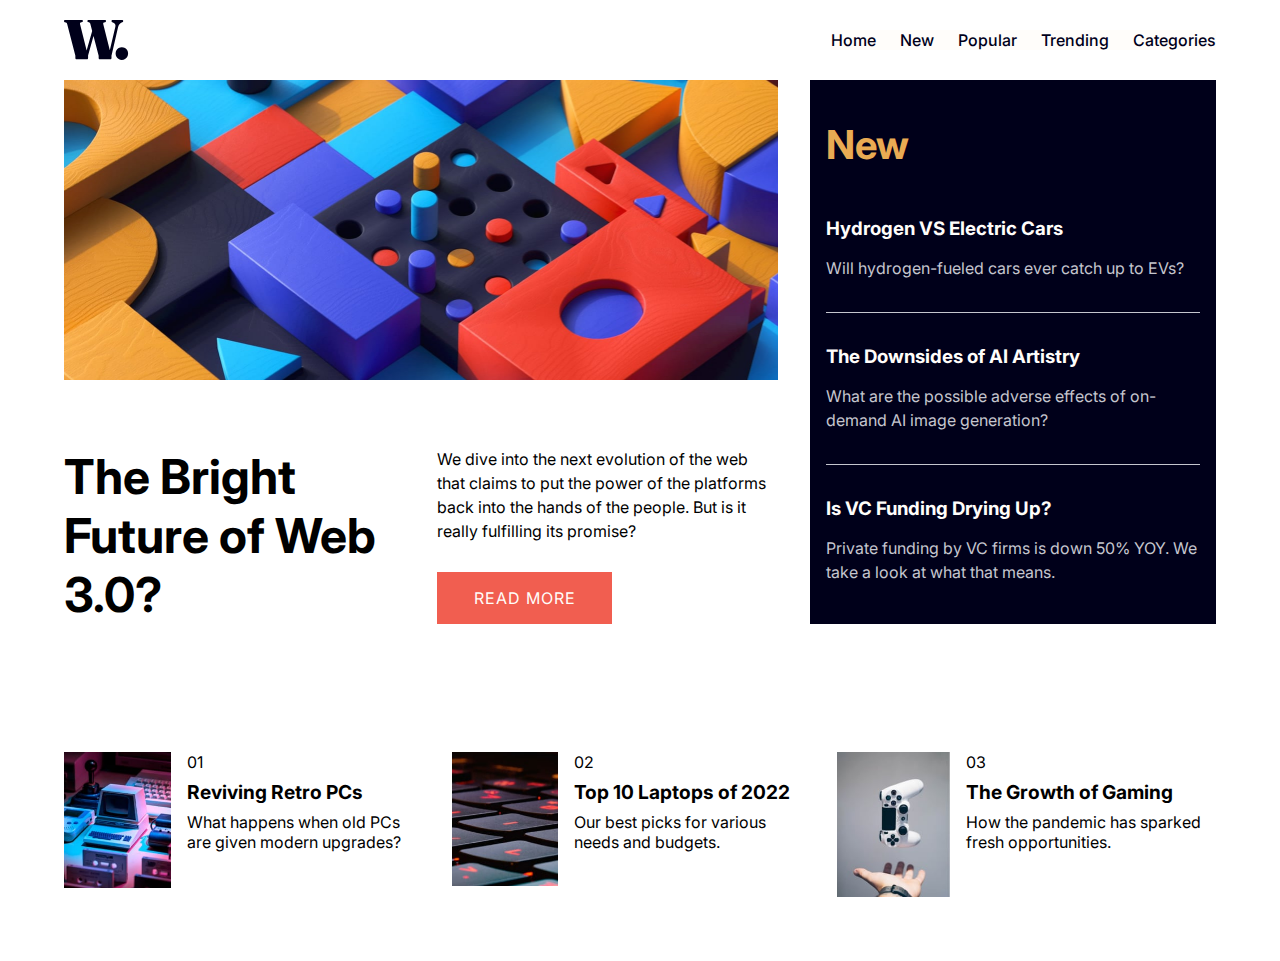
<file: news-homepage-main/index.html>
<!DOCTYPE html>
<html lang="en">
<head>
  <meta charset="UTF-8">
  <meta name="viewport" content="width=device-width, initial-scale=1.0">

  <link rel="icon" type="image/png" sizes="32x32" href="./assets/images/favicon-32x32.png">
  <link href="https://fonts.googleapis.com/css2?family=Inter:wght@400;700;800&display=swap" rel="stylesheet">
  <link rel="stylesheet" href="css/style.css">
  
  <title>CSS desde cero</title>

</head>
<body>
  <header class="header wrapper">

    <nav class="nav">

      <img src="assets/images/logo.svg" alt="" class="nav__logo">
      
      <div class="nav__links" id="menu">

        <a href="#" class="nav__link">Home</a>
        <a href="#" class="nav__link">New</a>
        <a href="#" class="nav__link">Popular</a>
        <a href="#" class="nav__link">Trending</a>
        <a href="#" class="nav__link">Categories</a>

      </div>
      
      <a href="#menu" class="nav__menu">

        <img src="assets/images/icon-menu.svg" alt="" class="nav__img">

      </a>

      <a href="#" class="nav__close">

        <img src="assets/images/icon-menu-close.svg" alt="" class="nav__img">

      </a>

    </nav>

  </header>

  <main class="main wrapper">

    <section class="hero">

      <div class="hero__img"></div>

      <article class="hero__texts">

        <h1 class="hero__title">The Bright Future of Web 3.0?</h1>

        <div class="hero__copy">

          <p class="hero__paragraph">We dive into the next evolution of the web that claims to put the power of the platforms back into the hands of the people. 
            But is it really fulfilling its promise?</p>
  
          <a href="#" class="hero__cta">Read more</a>
            
        </div>

      </article>
      
    </section>

    <aside class="aside">

      <h2 class="aside__title">New</h2>

      <article class="aside__article">

        <h3 class="aside__about">Hydrogen VS Electric Cars</h3>
        
        <p class="aside__paragraph">Will hydrogen-fueled cars ever catch up to EVs?</p>

      </article>

      <article class="aside__article">
        
        <h3 class="aside__about"> The Downsides of AI Artistry
        </h3>
        
        <p class="aside__paragraph">  What are the possible adverse effects of on-demand AI image generation?
        </p>

      </article>

      <article class="aside__article">
        
        <h3 class="aside__about">Is VC Funding Drying Up?
        </h3>
        
        <p class="aside__paragraph">  Private funding by VC firms is down 50% YOY. We take a look at what that means.
        </p>

      </article>

    </aside>
    
    <section class="products">

      <article class="products__article">

        <img src="./assets/images/image-retro-pcs.jpg" class="products__img">

        <div class="products__texts">

          <p class="products__number">01</p>

          <h3 class="products__product">Reviving Retro PCs</h3>

          <p class="products__paragraph">What happens when old PCs are given modern upgrades?</p>

        </div>

      </article>

      <article class="products__article">

        <img src="./assets/images/image-top-laptops.jpg" class="products__img">

        <div class="products__texts">

          <p class="products__number">02</p>

          <h3 class="products__product">Top 10 Laptops of 2022
          </h3>

          <p class="products__paragraph">Our best picks for various needs and budgets.
          </p>
          
        </div>

      </article>

      <article class="products__article">

        <img src="./assets/images/image-gaming-growth.jpg" class="products__img">

        <div class="products__texts">

          <p class="products__number">03</p>

          <h3 class="products__product">  The Growth of Gaming
          </h3>

          <p class="products__paragraph">  How the pandemic has sparked fresh opportunities.</p>
          
        </div>

      </article>

    </section>

  </main>

</body>
</html>
</file>
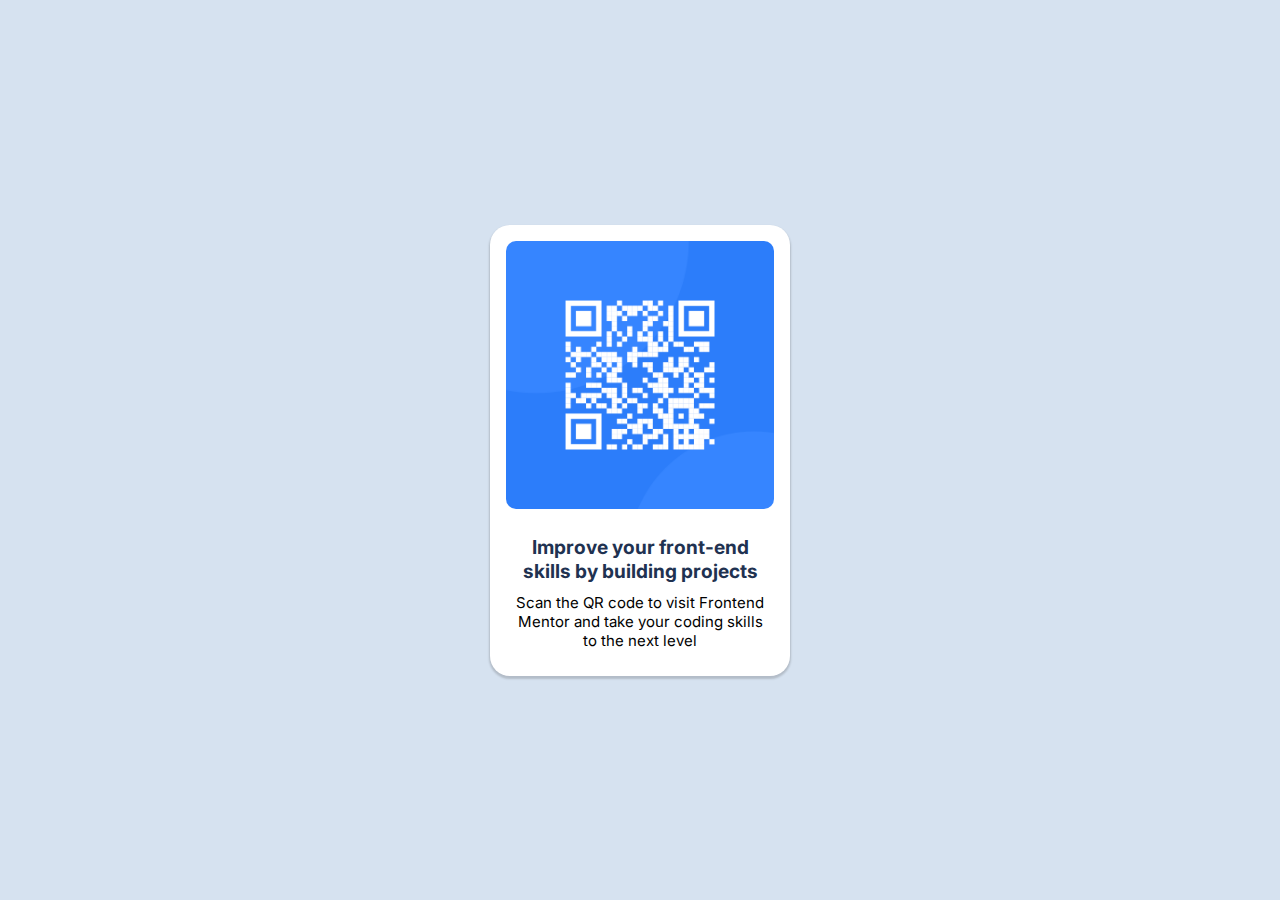
<file: qr-code-component-main/index.html>
<!DOCTYPE html>
<html lang="en">
	<head>
		<meta charset="UTF-8" />
		<meta name="viewport" content="width=device-width, initial-scale=1.0" />

		<link
			rel="icon"
			type="image/png"
			sizes="32x32"
			href="./images/favicon-32x32.png"
		/>
		<link
			href="https://fonts.googleapis.com/css2?family=Inter:wght@400;700&display=swap"
			rel="stylesheet"
		/>
		<link rel="stylesheet" href="css/style.css" />

		<title>QR</title>
	</head>
	<body>
		<main>
			<div class="container">
				<div class="card">
					<img class="card__img" src="images/image-qr-code.png" />
					<div class="card__texts">
						<h2 class="card__title">
							Improve your front-end skills by building projects
						</h2>
						<p class="card__paragraph">
							Scan the QR code to visit Frontend Mentor and take your coding
							skills to the next level
						</p>
					</div>
				</div>
			</div>
		</main>
	</body>
</html>
</file>
<file: news-homepage-main/css/style.css>
* {
    margin: 0;
    box-sizing: border-box;
}

:root{
    --Soft-orange: hsl(35, 77%, 62%);
    --Soft-red: hsl(5, 85%, 63%);
    --fff-white: hsl(36, 100%, 99%);
    --Grayish-blue: hsl(233, 8%, 79%);
    --Dark-grayish-blue: hsl(236, 13%, 42%);
    --Very-dark-blue: hsl(240, 100%, 5%);
}

body {
    font-family: 'Inter', sans-serif;
}

.wrapper{
    width: 90%;
    margin: 0 auto;
    max-width: 1200px;
    overflow: hidden;
}

.nav{
    display: grid;
    grid-template-columns: repeat(2, max-content);
    align-items: center;
    justify-content: space-between;
    height: 80px;

    --transform-hamburguer: scale(1);
    --transform-close: scale(0);
}

.nav:has(.nav__links:target){
    --transform-hamburguer: scale(0);
    --transform-close: scale(1);
}

.nav::before{
    content: "";
    position: absolute;
    inset: 0;
    background-color: rgba(0, 0, 0, 0.66);
    opacity: 0;
    pointer-events: none;
    transition: opacity .3s;
}

.nav:has(.nav__links:target)::before{
    pointer-events: unset;
    opacity: 1;
}

.nav__menu, .nav__close{
    grid-column: span 1 / -1;
    grid-row: 1/2;
    transition: .2s transform;
}

.nav__menu{
    transform: var(--transform-hamburguer);
}

.nav__close{
    transform: var(--transform-close);
}

.nav__links{
    position: absolute;
    top: 0;
    bottom: 0;
    right: 0;
    width: 60%;
    max-width: 330px;
    background-color: var(--fff-white);

    display: grid;
    gap: 1em;
    grid-auto-rows: max-content;

    padding: 100px 0 80px 40px;

    overflow-y: auto;
    pointer-events: none;
    opacity: 0;
    transition: opacity .3s;
}

.nav__links:target{
    opacity: 1;
    pointer-events: unset;
    transition-duration: .6s;
}

.nav__link{
    color: var(--Very-dark-blue);
    text-decoration: none;
    font-weight: 500;
}

/* Main */

.main{
    display: grid;
    grid-template-rows: repeat(3, max-content);
    grid-template-areas: 
    "hero"
    "aside"
    "products";
}

/* hero */

.hero{
    grid-area: hero;
}

.hero__img{
    margin: 0 auto;
    width: 100%;
    aspect-ratio: 1/1;
    max-height: 300px;
    background-size: cover;
    background-image: url("../assets/images/image-web-3-mobile.jpg");
}

.hero__texts{
    /* 16px * 3 = 48px*/
    padding: 3em 0;
}

.hero__title{
    font-size: 2rem;
}

.hero__paragraph{
    line-height: 1.5;
    margin: 1em 0;
}

.hero__cta{
    background-color: var(--Soft-red);
    color: var(--fff-white);

    display: inline-block;
    text-decoration: none;
    padding: 1em 2.3em;
    
    text-transform: uppercase;
    font-weight: 500px;

    letter-spacing: 1px;
}

/* Aside */

.aside{
    grid-area: aside;
    background-color: var(--Very-dark-blue);
    color: var(--fff-white);
    padding: 2.5em 1em;
}

.aside__article{
    padding: 1.3em 0;
    border-bottom: 1px solid var(--Grayish-blue);
}

.aside__article:last-of-type{
    padding-bottom: 0;
    border-bottom: none;
}

.aside__title{
    font-size: 2rem;
    color: var(--Soft-orange);
    margin-bottom: 1rem;
}

.aside__about{
    margin-bottom: 1rem;
}

.aside__paragraph{
    line-height: 1.5;
    color: var(--Grayish-blue);
}

/* Products */

.products{
    grid-area: products;
    padding: 4em 0;
    display: grid;
    gap: 2em;
}

.products__article{
    display: flex;
    gap: 1em;
}

.products__img{
    width: 30%;
    max-width: 150px;
    object-fit: cover;

    align-self: start;
}

.products__texts{
    width: 70%;
    flex: 1;
}

.products__numer{
    font-size: 1.7rem;
    font-weight: bold;
    color: var(--Grayish-blue);
}

.products__product{
    font-size: 1.2rem;
    margin: .5rem 0;
}

@media (min-width:768px){


    .nav::before{
        content: unset
    }

    .nav:has(.nav__links:target)::before{
        pointer-events: unset;
        opacity: 1;
    }

    .nav__menu, .nav__close{
        display: none;
    }

    .nav__links{
        position: unset;

        width: unset;
        max-width: unset;

        gap: 1.5em;
        grid-auto-flow: column;

        padding: 0;

        overflow-y: unset;
        pointer-events: unset;
        opacity: 1;
    }

    /* Main */

    .main{
        grid-template-rows: repeat(2, max-content);
        grid-template-areas: 
        "hero hero hero aside aside"
        "products products products products products";
        gap: 4em 2em;
    }

    /* hero */

    .hero{
        display: grid;
        align-content: space-between;
    }

    .hero__img{
        background-image: url("../assets/images/image-web-3-desktop.jpg");
    }

    .hero__texts{
        /* 16px * 3 = 48px*/
        display: flex;
        gap: 2em;
        align-items: center;
        padding: 0;
    }

    .hero__title{
        width: 50%;
        font-size: 3rem;
    }

    .hero__copy{
        width: 50%;
        align-self: stretch;
        gap: 1em;
        display: flex;
        flex-direction: column;
        justify-content: space-between;
    }

    .hero__paragraph{
        margin: 0;
    }

    .hero__cta{
        align-self: flex-start;
    }

    /* Aside */

    .aside__article{
        padding: 2em 0;

    }

    .aside__title{
        font-size: 2.5rem;
    }

    /* Products */

    .products{
        grid-auto-flow: column;
        pad: 1em 0 4em;
    }

}
</file>
<file: qr-code-component-main/css/style.css>
* {
	margin: 0;
	box-sizing: border-box;
}

:root {
	--White: hsl(0, 0%, 100%);
	--Light-gray: hsl(212, 45%, 89%);
	--Grayish-blue: hsl(220, 15%, 55%);
	--Dark-blue: hsl(218, 44%, 22%);
}

body {
	background-color: var(--Light-gray);
	font-family: 'Inter', sans-serif;
}

.container {
	min-height: 100vh;
	display: grid;
	place-items: center;
}

.card {
	display: flex;
	flex-direction: column;
	gap: 1em;
	width: 100%;
	max-width: 300px;
	padding: 1em;
	border-radius: 20px;
	box-shadow: 0px 2px 2px 1px rgba(42, 41, 41, 0.2);
	background-color: var(--White);
}

.card__img {
	width: 100%;
	background-size: cover;
	border-radius: 10px;
}

.card__texts {
	padding: 10px;
	margin: 0 auto;
	text-align: center;
}

.card__title {
	color: var(--Dark-blue);
	font-size: 1.2rem;
	font-weight: 700;
	margin-bottom: 10px;
}

.card__paragraph {
	font-size: 15px;
	font-weight: 400;
}
</file>
